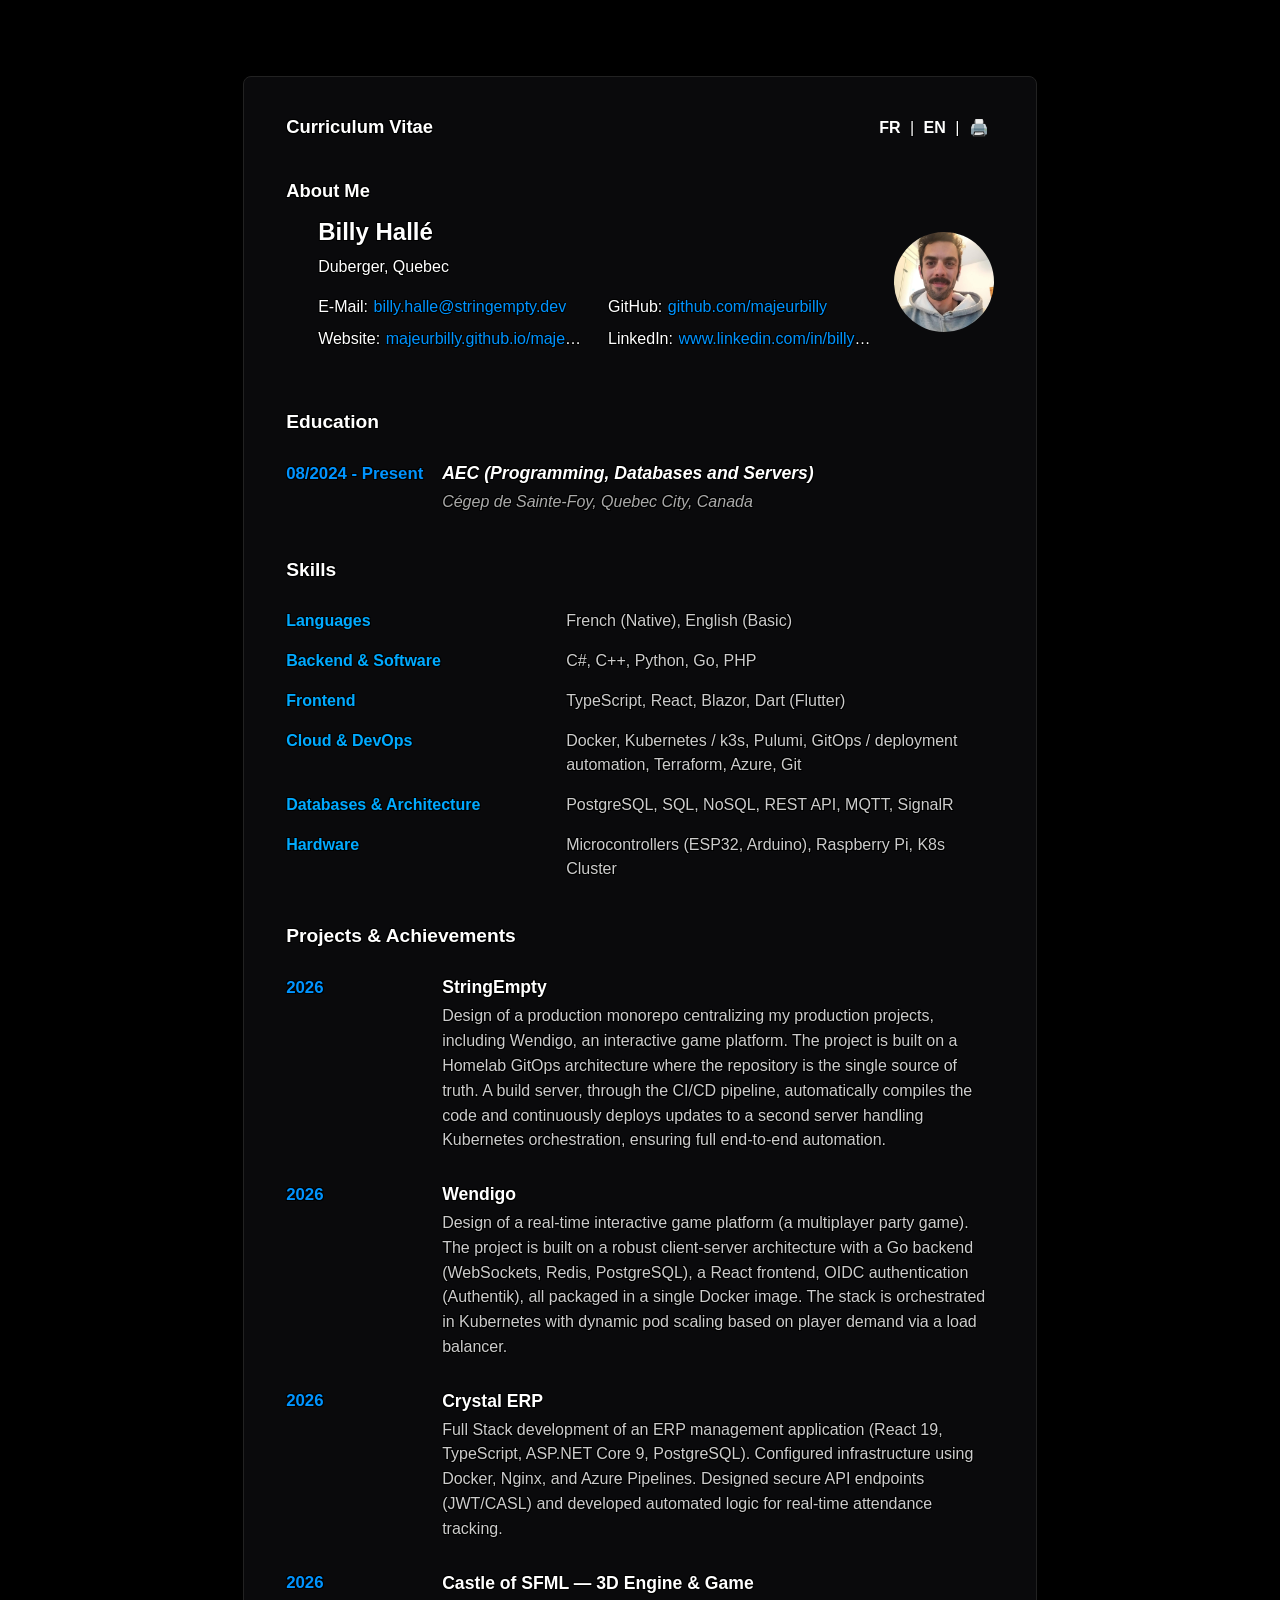
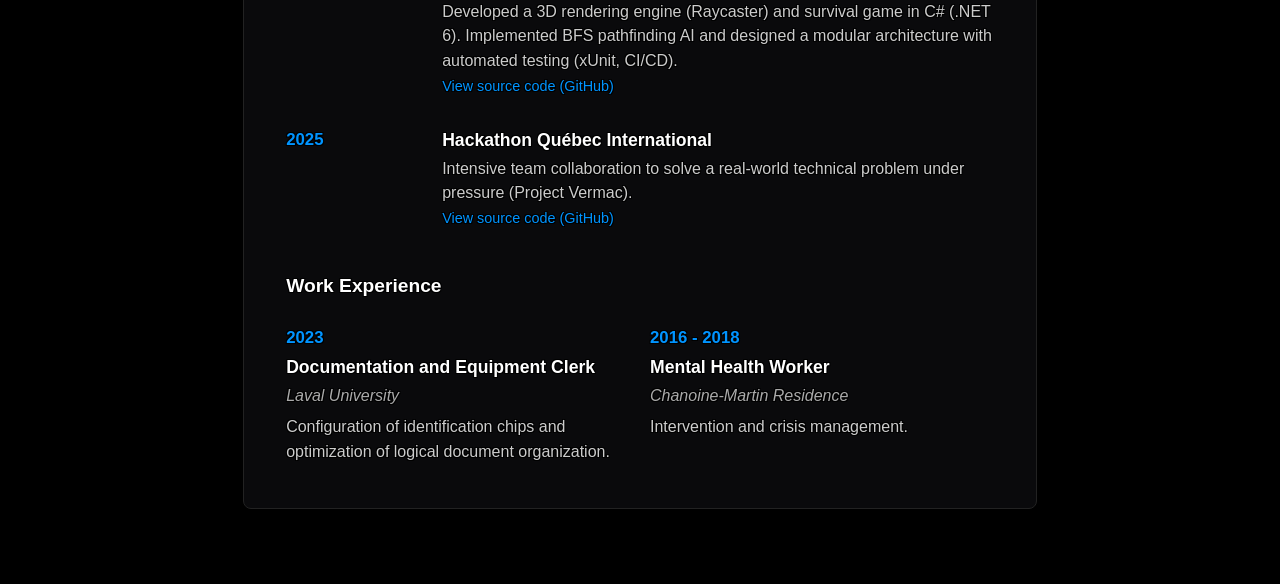
<file: index.html>
<!DOCTYPE html>
<html lang="en">
<head>
    <meta charset="UTF-8">
    <title>Billy Hallé | Développeur .NET & IoT</title>
    <meta name="description" content="Développeur .NET et IoT à Québec. Spécialisé en C#, SQL et solutions connectées.">

    <meta property="og:title" content="Billy Hallé - Portfolio Professionnel">
    <meta property="og:description" content="Découvrez mon parcours en programmation, mes projets IoT et mon expertise .NET.">
    <meta property="og:type" content="website">
    <meta property="og:url" content="https://majeurbilly.github.io/">
    <meta property="og:image" content="https://majeurbilly.github.io/assets/preview.png">
    <link rel="stylesheet" href="assets/cv.css">
    <link rel="stylesheet" href="assets/cv.screen.css" media="screen">
    <link rel="stylesheet" href="assets/cv.print.css" media="print">
    <link rel="stylesheet" href="vendor/font-awesome/4.7.0/css/font-awesome.css">
</head>
<body class="dark">
    <canvas></canvas>
    <div class="cv-wrapper">
    <header class="header-cv">
        <h1 data-i18n="page.h1">Curriculum Vitae</h1>

        <nav id="lang-switcher" class="controls no-print" aria-label="Contrôles du site">
            <button id="btn-fr" type="button" data-lang="fr" aria-label="Changer la langue en Français" data-i18n="ui.lang.fr">FR</button>
            <span aria-hidden="true"> | </span>
            <button id="btn-en" type="button" data-lang="en" aria-label="Switch language to English" data-i18n="ui.lang.en">EN</button>
            <span aria-hidden="true"> | </span>
            <button type="button" onclick="window.print()">🖨️</button>
        </nav>
    </header>
    <main>
        <section id="aboutme">
            <h2 data-i18n="aboutme.title">About Me</h2>
            <div class="aboutme-layout">
                <div class="aboutme-info">
                    <address>
                        <div>Billy Hallé</div>
                        <div data-i18n="aboutme.location">Duberger, Quebec</div>
                    </address>
                    <div class="contact-list">
                        <div class="contact-item">
                            <div class="contact-label" data-i18n="aboutme.email.label">Courriel</div>
                            <div>
                                <a href="#" class="email no-print">enable JavaScript to see the E-Mail address</a>
                                <span class="print-only">billy.halle@stringempty.dev</span>
                            </div>
                        </div>
                        <div class="contact-item">
                            <div class="contact-label" data-i18n="aboutme.website.label">Site web</div>
                            <div><a href="https://majeurbilly.github.io/majeurbilly/" data-i18n="aboutme.website.urlText">majeurbilly.github.io/majeurbilly</a></div>
                        </div>
                        <div class="contact-item">
                            <div class="contact-label" data-i18n="aboutme.github.label">GitHub</div>
                            <div><a href="https://github.com/majeurbilly" data-i18n="aboutme.github.urlText">github.com/majeurbilly</a></div>
                        </div>
                        <div class="contact-item">
                            <div class="contact-label" data-i18n="aboutme.linkedin.label">LinkedIn</div>
                            <div><a href="https://www.linkedin.com/in/billy-hallé-213a151a7" target="_blank" rel="noopener" data-i18n="aboutme.linkedin.urlText">www.linkedin.com/in/billy-hallé-213a151a7</a></div>
                        </div>
                    </div>
                </div>
                <div class="aboutme-photo">
                    <img src="assets/image.jpg" alt="Photo of Billy" data-i18n-alt="aboutme.photo.alt">
                </div>
            </div>
        </section>

        <section id="education" class="timeline">
            <h2 data-i18n="education.title">Education</h2>
            <div class="timeline-item">
                <div class="timeline-date" data-i18n="education.item1.date">08/2024 - Present</div>
                <div class="timeline-content">
                    <h4><span data-i18n="education.item1.degree.prefix"></span><em data-i18n="education.item1.degree.value">AEC (Programming, Databases and Servers)</em><span data-i18n="education.item1.degree.suffix"></span></h4>
                    <h5><span data-i18n="education.item1.school">Cégep de Sainte-Foy</span><span data-i18n="education.item1.location">, Quebec City, Canada</span></h5>
                </div>
            </div>
        </section>

        <section id="skills">
            <h2 data-i18n="skills.title">Skills</h2>
            <div class="skills-grid">
                <div class="skills-category" data-i18n="skills.languages.title">Languages</div>
                <div class="skills-values" data-i18n="skills.languages.desc">French (Native), English (Basic)</div>

                <div class="skills-category" data-i18n="skills.backend.title">Backend & Software</div>
                <div class="skills-values" data-i18n="skills.backend.desc">C#, C++, Python, Go, PHP</div>

                <div class="skills-category" data-i18n="skills.frontend.title">Frontend</div>
                <div class="skills-values" data-i18n="skills.frontend.desc">TypeScript, React, Blazor, Dart (Flutter)</div>

                <div class="skills-category" data-i18n="skills.devops.title">Cloud & DevOps</div>
                <div class="skills-values" data-i18n="skills.devops.desc">Docker, Kubernetes / k3s, Pulumi, GitOps / deployment automation, Terraform, Azure, Git</div>

                <div class="skills-category" data-i18n="skills.data.title">Databases & Architecture</div>
                <div class="skills-values" data-i18n="skills.data.desc">PostgreSQL, SQL, NoSQL, REST API, MQTT, SignalR</div>

                <div class="skills-category" data-i18n="skills.hardware.title">Hardware</div>
                <div class="skills-values" data-i18n="skills.hardware.desc">Microcontrollers (ESP32, Arduino), Raspberry Pi, K8s Cluster</div>
            </div>
        </section>

        <section id="projects" class="timeline">
            <h2 data-i18n="projects.title">Projects & Achievements</h2>

            <div class="timeline-item">
                <div class="timeline-date">2026</div>
                <div class="timeline-content">
                    <h4 data-i18n="projects.stringempty.title">StringEmpty</h4>
                    <p data-i18n="projects.stringempty.desc">Design of a production monorepo centralizing my production projects, including Wendigo, an interactive game platform. The project is built on a Homelab GitOps architecture where the repository is the single source of truth. A build server, through the CI/CD pipeline, automatically compiles the code and continuously deploys updates to a second server handling Kubernetes orchestration, ensuring full end-to-end automation.</p>
                </div>
            </div>

            <div class="timeline-item">
                <div class="timeline-date">2026</div>
                <div class="timeline-content">
                    <h4 data-i18n="projects.wendigo.title">Wendigo</h4>
                    <p data-i18n="projects.wendigo.desc">Design of a real-time interactive game platform (a multiplayer party game). The project is built on a robust client-server architecture with a Go backend (WebSockets, Redis, PostgreSQL), a React frontend, OIDC authentication (Authentik), all packaged in a single Docker image. The stack is orchestrated in Kubernetes with dynamic pod scaling based on player demand via a load balancer.</p>
                </div>
            </div>

            <div class="timeline-item">
                <div class="timeline-date">2026</div>
                <div class="timeline-content">
                    <h4 data-i18n="projects.crystal.title">Crystal ERP</h4>
                    <p data-i18n="projects.crystal.desc">Full Stack development of an ERP management application (React 19, TypeScript, ASP.NET Core 9, PostgreSQL). Configured infrastructure using Docker, Nginx, and Azure Pipelines. Designed secure API endpoints (JWT/CASL) and developed automated logic for real-time attendance tracking.</p>
                </div>
            </div>

            <div class="timeline-item">
                <div class="timeline-date">2026</div>
                <div class="timeline-content">
                    <h4 data-i18n="projects.castle.title">Castle of SFML — 3D Engine & Game</h4>
                    <p data-i18n="projects.castle.desc">Developed a 3D rendering engine (Raycaster) and survival game in C# (.NET 6). Implemented BFS pathfinding AI and designed a modular architecture with automated testing (xUnit, CI/CD).</p>
                    <a href="https://github.com/majeurbilly/castle_of_SFML" target="_blank" rel="noopener" class="github-link" aria-label="Consulter le code source du projet sur GitHub" data-i18n="projects.repo_link">View source code (GitHub)</a>
                </div>
            </div>

            <div class="timeline-item">
                <div class="timeline-date">2025</div>
                <div class="timeline-content">
                    <h4 data-i18n="projects.hackathon.title">Hackathon Québec International</h4>
                    <p data-i18n="projects.hackathon.desc">Intensive team collaboration to solve a real-world technical problem under pressure (Project Vermac).</p>
                    <a href="https://github.com/majeurbilly/vermac-project-hackathon-2025" target="_blank" rel="noopener" class="github-link" aria-label="Consulter le code source du projet sur GitHub" data-i18n="projects.repo_link">View source code (GitHub)</a>
                </div>
            </div>
        </section>

        <section id="experience" class="timeline">
            <h2 data-i18n="experience.title">Work Experience</h2>
            <div class="experience-row">
                <div class="timeline-item">
                    <div class="timeline-date" data-i18n="experience.item1.date">2023</div>
                    <div class="timeline-content">
                        <h4 data-i18n="experience.item1.role">Documentation and Equipment Clerk</h4>
                        <h5 data-i18n="experience.item1.company">Laval University</h5>
                        <p data-i18n="experience.item1.desc1">Configuration of identification chips and optimization of logical document organization.</p>
                    </div>
                </div>

                <div class="timeline-item">
                    <div class="timeline-date" data-i18n="experience.item2.date">2016 - 2018</div>
                    <div class="timeline-content">
                        <h4 data-i18n="experience.item2.role">Mental Health Worker</h4>
                        <h5 data-i18n="experience.item2.company">Chanoine-Martin Residence</h5>
                        <p data-i18n="experience.item2.desc1">Intervention and crisis management.</p>
                    </div>
                </div>
            </div>
        </section>
    </main>
    </div>
    <script>
        (function() {
            var currentLang = localStorage.getItem('cv-lang') || (navigator.language && navigator.language.startsWith('fr') ? 'fr' : 'en');
            var t = {};

            function applyTranslations() {
                document.querySelectorAll('[data-i18n]').forEach(function(el) {
                    var key = el.getAttribute('data-i18n');
                    if (t[key]) el.textContent = t[key];
                });
                document.querySelectorAll('[data-i18n-html]').forEach(function(el) {
                    var key = el.getAttribute('data-i18n-html');
                    if (t[key]) el.innerHTML = t[key];
                });
                document.querySelectorAll('[data-i18n-alt]').forEach(function(el) {
                    var key = el.getAttribute('data-i18n-alt');
                    if (t[key]) el.setAttribute('alt', t[key]);
                });
                if (t['page.title']) document.title = t['page.title'];
                document.documentElement.lang = currentLang === 'fr' ? 'fr' : 'en';
            }

            function setLang(lang) {
                currentLang = lang;
                localStorage.setItem('cv-lang', lang);
                fetch('locales/' + lang + '.json')
                    .then(function(r) { return r.json(); })
                    .then(function(json) {
                        t = json;
                        applyTranslations();
                    });
            }

            document.getElementById('lang-switcher').addEventListener('click', function(e) {
                var btn = e.target.closest('button[data-lang]');
                if (btn) setLang(btn.getAttribute('data-lang'));
            });

            setLang(currentLang);
        })();
    </script>
    <script src="assets/cv.js"></script>
    <script src="assets/cv.background.js"></script>
</body>
</html>
</file>
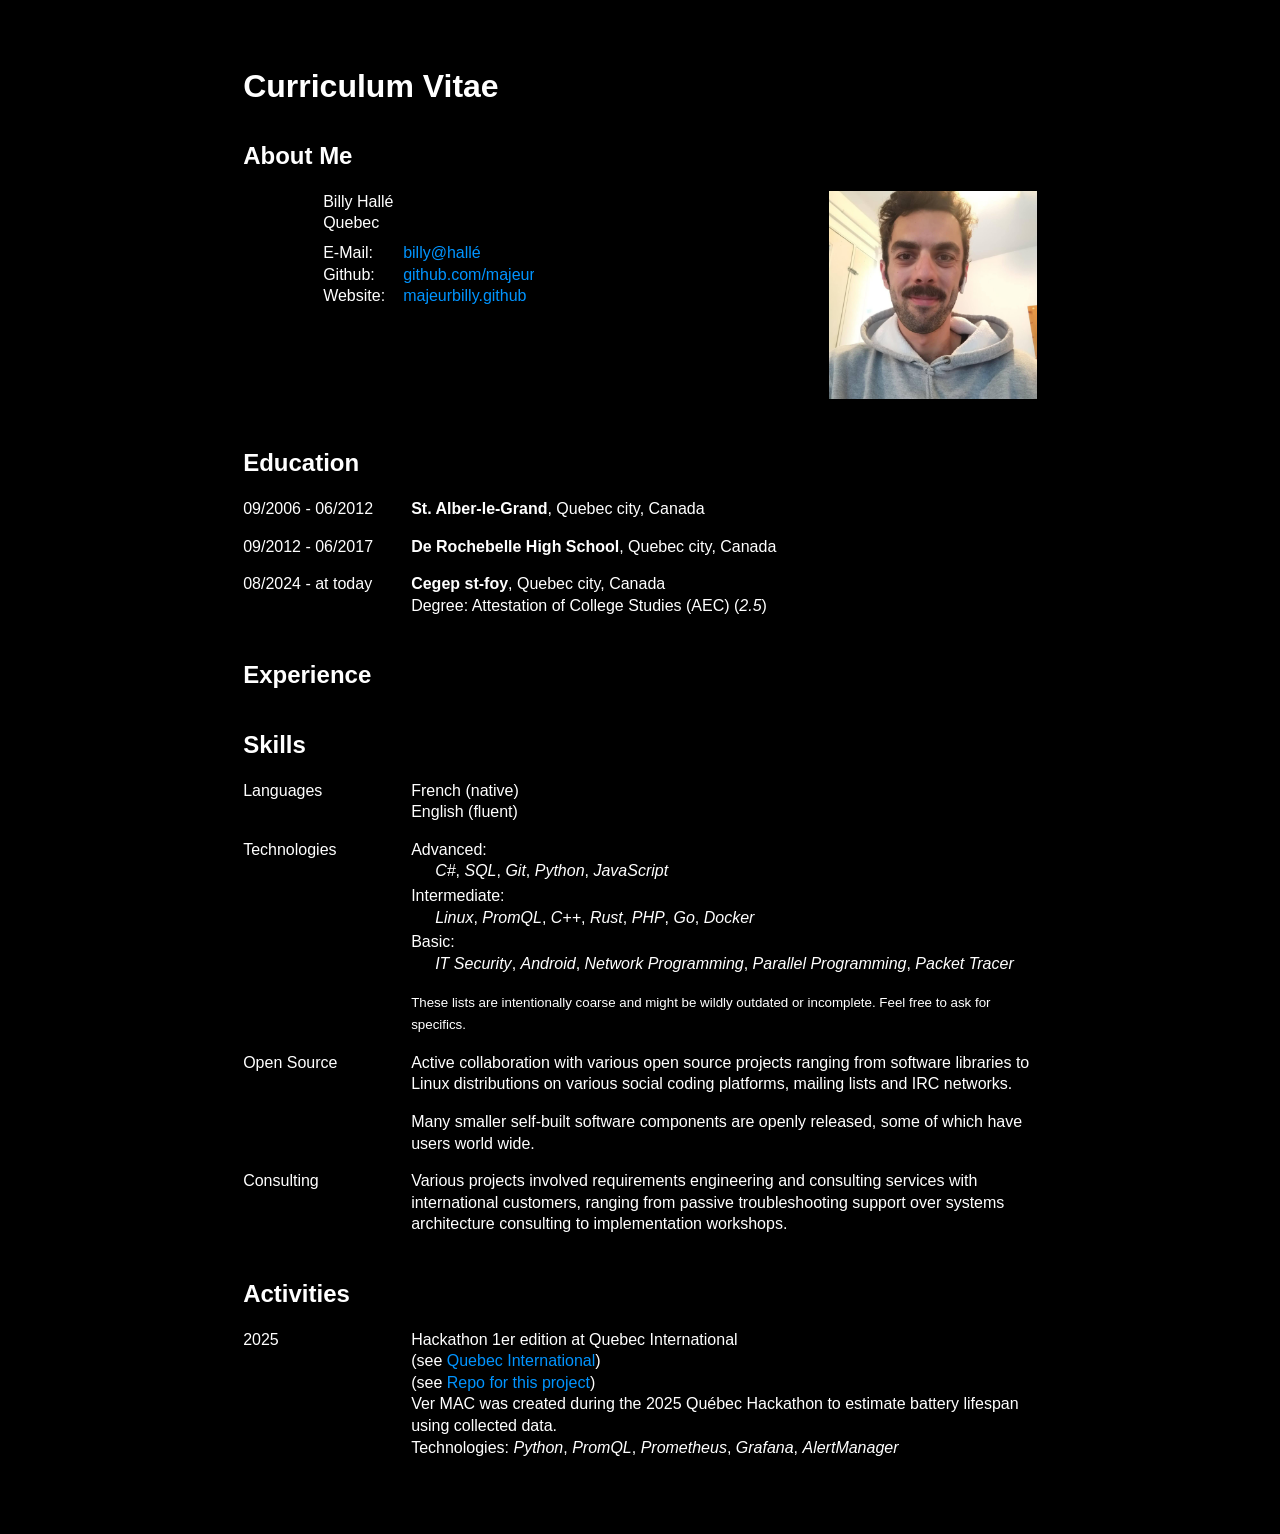
<file: uV8ejlFcaCEk.tel/index.html>
<!DOCTYPE html><html lang="en"><head>
        <title>Phillip Schichtel - Curriculum Vitae</title>
        <meta charset="UTF-8">
        <link rel="stylesheet" href="cv.css">
        <link rel="stylesheet" href="cv.screen.css" media="screen">
        <link rel="stylesheet" href="cv.print.css" media="print">
        <link rel="stylesheet" href="cv.en.css">
        <link rel="stylesheet" href="../P0Xb2HOhoTgT.com/font-awesome/XxCXXKhzPLfq.0/css/0fqboogcYx66.css">
    </head>
    <body class="dark">
        <canvas></canvas>
        <header>
            <!--
            <div id="toggles">
                <div>
                    <input type="checkbox" id="darkmode">
                    <label for="darkmode">Dark mode</label>
                </div>
            </div>
            -->
            <h1>Curriculum Vitae</h1>
        </header>
        <main>
            <section id="aboutme">
                <h2>About Me</h2>
                <div>
                    <div>
                        <address>
                            <div>Billy Hallé</div>
                            <div>Quebec</div>
                        </address>
                        <div>
                            <div>
                                <div>E-Mail</div>
                                <div><a href="#" class="email">enable JavaScript to see the E-Mail address</a></div>
                            </div>
                            <div>
                                <div>Github</div>
                                <div><a href="https://github.com/majeurbilly">github.com/majeurbilly</a></div>
                            </div>
                            <div>
                                <div>Website</div>
                                <div><a href="https://majeurbilly.github.io/">majeurbilly.github</a></div>
                            </div>
                        </div>
                    </div>
                    <div>
                        <img src="image.jpg" alt="Image of Billy Halle">
                    </div>
                </div>
            </section>
            <section id="education" class="timeline">
                <h2>Education</h2>
                <div>
                    <div>09/2006 - 06/2012</div>
                    <div><strong>St. Alber-le-Grand</strong>, Quebec city, Canada</div>
                </div>
                <div>
                    <div>09/2012 - 06/2017</div>
                    <div><strong>De Rochebelle High School</strong>, Quebec city, Canada</div>
                </div>
                <div>
                    <div>08/2024 - at today</div>
                    <div>
                        <div><strong>Cegep st-foy</strong>, Quebec city, Canada</div>
                        <div>Degree: Attestation of College Studies (AEC) (<em>2.5</em>)</div>
                    </div>
                </div>
            </section>
            <section id="experience" class="timeline">
                <h2>Experience</h2>
                <!--
                <div>
                    <div>09/2012</div>
                    <div>
                        <div><em>job</em> at <strong>place</strong></div>
                        <aside>Quebec city, Canada</aside>
                        <div>Implementing and customizing websites based on customer requirements.</div>
                        <div>Technologies: <em>PHP</em></div>
                    </div>
                </div>
                -->
            </section>
            <section id="skills" class="timeline">
                <h2>Skills</h2>
                <div>
                    <div>Languages</div>
                    <div>
                        <ul>
                            <li>French (native)</li>
                            <li>English (fluent)</li>
                        </ul>
                    </div>
                </div>
                <div>
                    <div>Technologies</div>
                    <div>
                        <div>
                            <div>Advanced:</div>
                            <div><em>C#</em>, <em>SQL</em>, <em>Git</em>, <em>Python</em>, <em>JavaScript</em></div>
                        </div>
                        <div>
                            <div>Intermediate:</div>
                            <div><em>Linux</em>, <em>PromQL</em>, <em>C++</em>, <em>Rust</em>, <em>PHP</em>, <em>Go</em>, <em>Docker</em></div>
                        </div>
                        <div>
                            <div>Basic:</div>
                            <div><em>IT Security</em>, <em>Android</em>, <em>Network Programming</em>, <em>Parallel Programming</em>, <em>Packet Tracer</em></div>
                        </div>
                        <p>
                            <small>These lists are intentionally coarse and might be wildly outdated or incomplete. Feel free to ask for specifics.</small>
                        </p>
                    </div>
                </div>
                <div>
                    <div>Open Source</div>
                    <div>
                        <p>Active collaboration with various open source projects ranging from software libraries to Linux distributions on various social coding platforms, mailing lists and IRC networks.</p>
                        <p>Many smaller self-built software components are openly released, some of which have users world wide.</p>
                    </div>
                </div>
                <div>
                    <div>Consulting</div>
                    <div>
                        <p>
                            Various projects involved requirements engineering and consulting services with international customers, ranging from passive troubleshooting support over systems architecture consulting to implementation workshops.
                        </p>
                    </div>
                </div>
            </section>
            <section id="activities" class="timeline">
                <h2>Activities</h2>
                <div>
                    <div>2025</div>
                    <div>
                        <div>Hackathon 1er edition at Quebec International</div>
                        <div>(see <a href="https://www.quebecinternational.ca/">Quebec International</a>)</div>
                        <div>(see <a href="https://github.com/majeurbilly/vermac-project-hackathon-2025">Repo for this project</a>)</div>
                        <div>Ver MAC was created during the 2025 Québec Hackathon to estimate battery lifespan using collected data.</div>
                        <div>Technologies: <em>Python</em>, <em>PromQL</em>, <em>Prometheus</em>, <em>Grafana</em>, <em>AlertManager</em></div>
                    </div>
                </div>
            </section>
        </main>
        <script src="cv.js"></script>
        <script src="cv.background.js"></script>
    

</body></html>
</file>
<file: assets/cv.css>
html, body {
    padding: 0;
    margin: 0;
    font-family: Arial, sans-serif;
    font-size: 12pt;
    line-height: 1.55;

    word-wrap: break-word;
    hyphens: auto;
    transition-duration: 0.8s;
    transition-property: color, background-color;
    transition-timing-function: ease-in-out;
    text-shadow:
            -1px -1px 0 #FFF,
            1px -1px 0 #FFF,
            -1px 1px 0 #FFF,
            1px 1px 0 #FFF;
}

a {
    color: #003b80;
    transition: color 0.8s ease-in-out;
    text-decoration: none;
}

a:hover {
    text-decoration: underline;
}

address {
    font-style: normal;
}

section div > p:first-child {
    margin-top: 0;
}

section div > p:last-child {
    margin-bottom: 0;
}

section#aboutme {
    margin-bottom: 2.5rem;
    padding-top: 1rem;
    padding-bottom: 1rem;
}

section#aboutme .aboutme-layout {
    display: flex;
    flex-direction: row;
    flex-wrap: nowrap;
    justify-content: space-between;
    align-items: center;
    gap: 1.25rem;
}

section#aboutme .aboutme-info {
    flex: 1;
    min-width: 0;
    margin-left: 2em;
    font-size: 1rem;
    line-height: 1.5;
}

section#aboutme address {
    margin-bottom: 1rem;
    display: block;
}

section#aboutme .contact-list {
    display: grid;
    grid-template-columns: auto auto;
    grid-template-rows: auto auto;
    grid-auto-flow: column;
    column-gap: 24px;
    row-gap: 8px;
    align-items: baseline;
    margin-top: 0;
    width: max-content;
    max-width: 100%;
}

section#aboutme .contact-item {
    display: flex;
    flex-direction: row;
    flex-wrap: nowrap;
    align-items: baseline;
    gap: 0.35em;
    margin-top: 0;
    min-width: 0;
}

section#aboutme .contact-label {
    flex: 0 0 auto;
    white-space: nowrap;
    hyphens: none;
    word-break: keep-all;
    overflow-wrap: normal;
}

section#aboutme .contact-label::after {
    content: ":";
}

section#aboutme .contact-item > div:last-child {
    white-space: nowrap;
    overflow: hidden;
    text-overflow: ellipsis;
    min-width: 0;
}

section > h2 {
    margin-top: 1.75em;
    margin-bottom: 1.5rem;
    font-size: 1.2rem;
}

section#aboutme > h2 {
    margin-top: 0.4em;
    margin-bottom: 0.45em;
    font-size: 1.15rem;
}

section#aboutme address div:first-child {
    font-size: 1.5rem;
    font-weight: 700;
    margin-bottom: 0.2em;
}

section#aboutme .aboutme-photo {
    flex: 0 0 auto;
    display: flex;
    align-items: center;
    justify-content: center;
}

section#aboutme .aboutme-photo img {
    width: 100px;
    height: 100px;
    object-fit: cover;
    border-radius: 50%;
    display: block;
}

@media screen and (max-width: 700px) {
    section#aboutme .aboutme-layout {
        flex-direction: column-reverse;
        align-items: flex-start;
    }

    section#aboutme .aboutme-info {
        margin-left: 0;
        width: 100%;
    }

    section#aboutme .contact-list {
        width: 100%;
        grid-template-columns: 1fr;
        grid-auto-flow: row;
    }
}

section.timeline > div {
    margin-top: 0.45em;
    margin-bottom: 0.45em;
}

ul {
    list-style-type: none;
    margin: 0;
    padding: 0;
}

canvas {
    position: fixed;
    z-index: -1;
    top: 0;
    left: 0;
    width: 100%;
    height: 100%;
    image-rendering: crisp-edges;
    filter: blur(0.6em);
    opacity: 0;
    transition: opacity 2.5s linear;
}
canvas.loaded {
    opacity: 1;
}

.timeline-item {
    display: flex;
    margin-bottom: 1.5rem;
    align-items: flex-start;
    width: 100%;
    gap: 1rem;
}

.timeline-date {
    width: 140px;
    min-width: 140px;
    font-weight: 600;
    color: #3498db;
    font-size: 1.05rem;
    line-height: 1.4;
    margin-top: 0.1rem;
    flex-shrink: 0;
}

.timeline-content {
    flex: 1;
    min-width: 0;
}

.timeline-content h4 {
    margin: 0 0 0.15em 0;
    font-size: 1.1rem;
    font-weight: 700;
    font-family: inherit;
    line-height: 1.55;
}

.timeline-content h5 {
    margin: 0 0 0.4em 0;
    font-weight: normal;
    font-size: 1rem;
    font-family: inherit;
    color: #777;
    font-style: italic;
    line-height: 1.55;
}

.timeline-content ul {
    margin: 0;
    padding-left: 0;
    color: #555;
    font-size: inherit;
    font-family: inherit;
    line-height: 1.55;
}

.timeline-content p {
    margin: 0;
    color: #555;
    font-size: inherit;
    font-family: inherit;
    line-height: 1.55;
}

.github-link {
    font-size: 0.9rem;
    color: #3498db;
    text-decoration: none;
}

.github-link:hover {
    text-decoration: underline;
}

body.dark .timeline-date {
    color: #0094ff;
}

body.dark .timeline-content h4 {
    color: #fff;
}

body.dark .timeline-content h5 {
    color: #aaa;
}

body.dark .timeline-content ul {
    color: #ccc;
}

body.dark .timeline-content p {
    color: #ccc;
}

body.dark .github-link {
    color: #0094ff;
}

#projects,
#experience {
    margin-top: 2.5rem;
}

#projects > h2,
#experience > h2 {
    margin-top: 0;
}

#projects .timeline-item,
#experience .timeline-item {
    margin-bottom: 1.75rem;
}

#experience .experience-row {
    display: grid;
    grid-template-columns: 1fr 1fr;
    gap: 1.25rem;
    align-items: start;
}

#experience .experience-row .timeline-item {
    flex-direction: column;
    gap: 0.25rem;
    margin-bottom: 0;
    width: auto;
    min-width: 0;
}

#experience .experience-row .timeline-date {
    width: auto;
    min-width: 0;
}

#skills .skills-grid {
    display: grid;
    grid-template-columns: minmax(220px, 260px) 1fr;
    column-gap: 1.25rem;
    row-gap: 16px;
    align-items: start;
    width: 100%;
}

#skills .skills-category {
    font-weight: 700;
    color: #0094ff;
    white-space: nowrap;
    line-height: 1.5;
}

#skills .skills-values {
    color: #555;
    line-height: 1.5;
    min-width: 0;
}

body.dark #skills .skills-category {
    color: #00aaff;
}

body.dark #skills .skills-values {
    color: #ccc;
}

@media screen and (max-width: 640px) {
    #skills .skills-grid {
        grid-template-columns: 1fr;
        row-gap: 4px;
    }

    #skills .skills-category {
        white-space: normal;
        margin-top: 0.55em;
    }

    #skills .skills-category:first-child {
        margin-top: 0;
    }
}

.cv-wrapper {
    max-width: 900px;
    margin: 28px auto;

    background: #0a0a0c;

    padding: 36px 42px;
    border-radius: 8px;
    border: 1px solid #222;
    box-content: border-box;
    position: relative;
    z-index: 10;

    box-shadow: 0 0 30px rgba(0, 0, 0, 0.5);
}

@media screen and (max-width: 768px) {
    .cv-wrapper {
        margin: 0;
        padding: 20px;
        border-radius: 0;
    }
}
</file>
<file: assets/cv.screen.css>
.header-cv {
    display: flex;
    justify-content: space-between;
    align-items: center;
    margin-bottom: 0.75rem;
}

.header-cv h1 {
    font-size: 1.15rem;
    margin: 0;
}

.controls button {
    background: none;
    border: none;
    color: inherit;
    font-size: 1rem;
    font-weight: bold;
    cursor: pointer;
    padding: 5px;
}

.controls button:hover {
    text-decoration: underline;
}

body {
    margin: 2cm auto;
    max-width: 210mm;
    font-family: Verdana, sans-serif;
}

body.dark {
    color: white;
    background-color: black;
    text-shadow:
            -1px -1px 0 #000,
            1px -1px 0 #000,
            -1px 1px 0 #000,
            1px 1px 0 #000;
}

body.dark a {
    color: #0094ff;
}

.fa-telegram {
    color: #30a8dc;
}

.fa-whatsapp {
    color: #25d366;
}

q:lang(fr), [lang="fr"] q {
    quotes: "«\00A0" "\00A0»";
}

q:lang(en), [lang="en"] q {
    quotes: '"' '"';
}

.print-only {
    display: none;
}
</file>
<file: assets/cv.print.css>
@page {
    margin: 1cm;
    size: letter portrait;
}

body {
    background: #fff !important;
    color: #333 !important;
    font-family: 'Segoe UI', Arial, sans-serif !important;
    font-size: 9.5pt !important;
    line-height: 1.3 !important;
    -webkit-print-color-adjust: exact !important;
    print-color-adjust: exact !important;
}

.no-print,
header.header-cv,
#lang-switcher,
canvas,
.github-link,
button,
#aboutme h2,
#vanta-bg,
.vanta-canvas {
    display: none !important;
}

.cv-wrapper {
    display: contents !important;
}

#aboutme {
    background-color: #1a4b6b !important;
    color: #ffffff !important;
    padding: 12px 16px !important;
    border-radius: 6px !important;
    margin-bottom: 28px !important;
    display: block !important;
    page-break-inside: avoid;
}

#aboutme > div,
#aboutme .aboutme-layout {
    display: flex !important;
    flex-direction: row-reverse !important;
    align-items: center !important;
    gap: 18px !important;
}

#aboutme img,
#aboutme .aboutme-photo img {
    width: 80px !important;
    height: 80px !important;
    border-radius: 50% !important;
    object-fit: cover !important;
    border: 2px solid #fff !important;
    margin: 0 !important;
    display: block !important;
}

#aboutme > div > div:first-of-type,
#aboutme .aboutme-info {
    flex: 1 !important;
    margin: 0 !important;
    min-width: 0 !important;
}

#aboutme .aboutme-photo {
    flex: 0 0 auto !important;
}

#aboutme address div:first-child {
    font-size: 16pt !important;
    font-weight: 800 !important;
    margin-bottom: 1px !important;
    letter-spacing: 0.2px !important;
    line-height: 1.2 !important;
}

#aboutme address div:last-child {
    font-size: 8.5pt !important;
    opacity: 0.9 !important;
    margin-bottom: 8px !important;
    line-height: 1.25 !important;
}

#aboutme address + div,
#aboutme .contact-list {
    display: grid !important;
    grid-template-columns: auto auto !important;
    grid-template-rows: auto auto !important;
    grid-auto-flow: column !important;
    column-gap: 20px !important;
    row-gap: 4px !important;
    align-items: baseline !important;
    width: max-content !important;
    max-width: 100% !important;
}

#aboutme .contact-item,
#aboutme address + div > div {
    display: flex !important;
    flex-direction: row !important;
    flex-wrap: nowrap !important;
    align-items: baseline !important;
    gap: 4px !important;
    margin: 0 !important;
    font-size: 8pt !important;
    line-height: 1.25 !important;
}

#aboutme .contact-label,
#aboutme address + div > div > div:first-child {
    display: inline-block !important;
    flex: 0 0 auto !important;
    font-weight: 700 !important;
    color: #90caf9 !important;
    text-transform: uppercase !important;
    font-size: 6.5pt !important;
    letter-spacing: 0.3px !important;
    white-space: nowrap !important;
    hyphens: none !important;
    word-break: keep-all !important;
    overflow-wrap: normal !important;
}

#aboutme .contact-label::after,
#aboutme address + div > div > div:first-child::after {
    content: ":" !important;
}

#aboutme .contact-item > div:last-child,
#aboutme address + div > div > div:last-child {
    white-space: nowrap !important;
}

#aboutme a {
    color: #fff !important;
    text-decoration: none !important;
}

#aboutme address div:last-child::before {
    content: "📍 " !important;
}

section {
    margin-bottom: 6px !important;
    padding: 0 !important;
    page-break-inside: auto !important;
    break-inside: auto !important;
}

#projects,
#experience {
    margin-top: 16px !important;
}

h2 {
    color: #1a4b6b !important;
    font-size: 10pt !important;
    text-transform: uppercase !important;
    letter-spacing: 0.6px !important;
    border-bottom: 1.5px dotted #1a4b6b !important;
    padding-bottom: 1px !important;
    margin-top: 0 !important;
    margin-bottom: 4px !important;
    line-height: 1.25 !important;
    page-break-after: avoid;
}

.timeline-item {
    display: flex !important;
    flex-direction: row !important;
    align-items: flex-start !important;
    gap: 10px !important;
    margin-bottom: 5px !important;
    page-break-inside: avoid;
    break-inside: avoid;
}

#experience .experience-row {
    display: grid !important;
    grid-template-columns: 1fr 1fr !important;
    column-gap: 14px !important;
    row-gap: 0 !important;
    align-items: start !important;
}

#experience .experience-row .timeline-item {
    flex-direction: column !important;
    gap: 1px !important;
    margin-bottom: 0 !important;
    min-width: 0 !important;
}

#experience .experience-row .timeline-date {
    flex: none !important;
    width: auto !important;
    font-size: 9pt !important;
    margin-bottom: 1px !important;
}

#experience .experience-row .timeline-content h4 {
    font-size: 9pt !important;
}

#experience .experience-row .timeline-content h5,
#experience .experience-row .timeline-content p {
    font-size: 8pt !important;
}

.timeline-date {
    flex: 0 0 130px !important;
    width: 130px !important;
    color: #1a4b6b !important;
    font-style: italic !important;
    font-weight: 600 !important;
    font-size: 10pt !important;
    margin-top: 1px !important;
    line-height: 1.35 !important;
}

.timeline-content {
    flex: 1 !important;
}

.timeline-content h4 {
    color: #222 !important;
    font-size: 9.5pt !important;
    font-weight: 700 !important;
    margin: 0 0 1px 0 !important;
    line-height: 1.25 !important;
}

.timeline-content h5 {
    color: #666 !important;
    font-size: 8.5pt !important;
    font-weight: 600 !important;
    font-style: normal !important;
    margin: 0 0 2px 0 !important;
    line-height: 1.25 !important;
}

.timeline-content p,
.timeline-content ul {
    color: #444 !important;
    margin: 0 !important;
    line-height: 1.3 !important;
    font-size: inherit !important;
    font-family: inherit !important;
}

.timeline-content li {
    margin-bottom: 1px !important;
    list-style: none !important;
}

#skills .skills-grid {
    display: grid !important;
    grid-template-columns: 200px 1fr !important;
    column-gap: 12px !important;
    row-gap: 6px !important;
    align-items: start !important;
    width: 100% !important;
}

#skills .skills-category {
    font-weight: 700 !important;
    color: #1a4b6b !important;
    white-space: nowrap !important;
    line-height: 1.4 !important;
    font-size: 9.5pt !important;
}

#skills .skills-values {
    color: #444 !important;
    line-height: 1.4 !important;
    font-size: 9.5pt !important;
    min-width: 0 !important;
}

*, *::before, *::after {
    box-shadow: none !important;
    text-shadow: none !important;
}
</file>
<file: uV8ejlFcaCEk.tel/cv.css>
html, body {
    padding: 0;
    margin: 0;
    font-family: Arial, sans-serif;
    font-size: 12pt;
    line-height: 135%;
    /*text-align: justify;*/
    word-wrap: break-word;
    hyphens: auto;
    transition-duration: 0.8s;
    transition-property: color, background-color;
    transition-timing-function: ease-in-out;
    text-shadow:
            -1px -1px 0 #FFF,
            1px -1px 0 #FFF,
            -1px 1px 0 #FFF,
            1px 1px 0 #FFF;
}

a {
    color: #003b80;
    transition: color 0.8s ease-in-out;
    text-decoration: none;
}

a:hover {
    text-decoration: underline;
}

address {
    font-style: normal;
}

section div > p:first-child {
    margin-top: 0;
}

section div > p:last-child {
    margin-bottom: 0;
}

section#aboutme > div {
    display: flex;
    flex-direction: row;
    flex-wrap: nowrap;
    justify-content: space-between;
}

section#aboutme > div > div > div {
    margin-top: 0.5em;
}

section#aboutme address + div > div {
    display: flex;
    flex-direction: row;
    flex-wrap: nowrap;
}

section#aboutme address + div > div > div:first-of-type {
    flex-basis: 5em;
    flex-grow: 0;
    flex-shrink: 0;
}

section#aboutme address + div > div > div:first-of-type:after {
    content: ":";
}

section > h2 {
    margin-top: 2em;
    margin-bottom: 1em;
}

section#aboutme > div > div:first-of-type {
    margin-left: 5em;
    overflow: hidden;
    text-overflow: ellipsis;
}


section#aboutme img {
    width: 100%;
}

section#aboutme > div > div:last-of-type {
    flex-basis: 5.5cm;
    flex-grow: 0;
    flex-shrink: 0;
    overflow: hidden;
    margin-left: 1em;
}

section.timeline > div {
    display: flex;
    flex-direction: row;
    flex-wrap: nowrap;
    margin-top: 1em;
    margin-bottom: 1em;
}

section.timeline > div > div > aside {
    font-size: 80%;
    line-height: 90%;
    padding-left: 0.2em;
    margin-bottom: 0.4em;
}

section.timeline > div > div:first-child {
    flex-basis: 10.5em;
    flex-shrink: 0;
    flex-grow: 0;
}

ul {
    list-style-type: none;
    margin: 0;
    padding: 0;
}

section#skills > div > div > div {
    margin-bottom: 0.2em;
}

section#skills > div > div > div > div:last-child {
    margin-left: 1.5em;
}

canvas {
    position: fixed;
    z-index: -1;
    top: 0;
    left: 0;
    width: 100%;
    height: 100%;
    image-rendering: crisp-edges;
    filter: blur(0.6em);
    opacity: 0;
    transition: opacity 2.5s linear;
}
canvas.loaded {
    opacity: 1;
}
</file>
<file: uV8ejlFcaCEk.tel/cv.screen.css>
body {
    margin: 2cm auto;
    max-width: 210mm;
    font-family: Verdana, sans-serif;
}

body.dark {
    color: white;
    background-color: black;
    text-shadow:
            -1px -1px 0 #000,
            1px -1px 0 #000,
            -1px 1px 0 #000,
            1px 1px 0 #000;
}

body.dark a {
    color: #0094ff;
}

.fa-telegram {
    color: #30a8dc;
}

.fa-whatsapp {
    color: #25d366;
}
</file>
<file: uV8ejlFcaCEk.tel/cv.print.css>
@page {
    size: A4;
    margin: 2cm;

    @bottom-left {
        content: counter(page) "/" counter(pages);
    }
}

body {
    font-family: Georgia, serif;
}

#toggles {
    display: none;
}

section {
    page-break-after: avoid;
    page-break-inside: avoid;
}

section.timeline > div {
    page-break-inside: avoid;
}

a {
    color: black;
    text-decoration: none;
}

abbr {
    text-decoration: none;
}

abbr[title]:after {
    content: ' (' attr(title) ')';
    hyphens: unset;
}

canvas {
    display: none;
}

a[href^="http"].printable:after {
    content: ' (' attr(href) ')';
}
</file>
<file: uV8ejlFcaCEk.tel/cv.en.css>
[lang=en] .enquote:before, .enquote[lang=en] .enquote:before {
    content: "\"";
}

[lang=en] .enquote:after, .enquote[lang=en] .enquote:after {
    content: "\"";
}
</file>
<file: P0Xb2HOhoTgT.com/font-awesome/XxCXXKhzPLfq.0/css/0fqboogcYx66.css>
/*!
 *  Font Awesome 4.7.0 by @davegandy - http://fontawesome.io - @fontawesome
 *  License - http://fontawesome.io/license (Font: SIL OFL 1.1, CSS: MIT License)
 */@font-face{font-family:'FontAwesome';src:url('../fonts/fontawesome-webfont_v%3D4.7.0.eot');src:url('../fonts/fontawesome-webfont.eot#iefix&v=4.7.0') format('embedded-opentype'),url('../fonts/fontawesome-webfont_v%3D4.7.0.woff2') format('woff2'),url('../fonts/fontawesome-webfont_v%3D4.7.0.woff') format('woff'),url('../fonts/fontawesome-webfont_v%3D4.7.0.ttf') format('truetype'),url('../fonts/fontawesome-webfont_v%3D4.7.0.svg#fontawesomeregular') format('svg');font-weight:normal;font-style:normal}.fa{display:inline-block;font:normal normal normal 14px/1 FontAwesome;font-size:inherit;text-rendering:auto;-webkit-font-smoothing:antialiased;-moz-osx-font-smoothing:grayscale}.fa-lg{font-size:1.33333333em;line-height:.75em;vertical-align:-15%}.fa-2x{font-size:2em}.fa-3x{font-size:3em}.fa-4x{font-size:4em}.fa-5x{font-size:5em}.fa-fw{width:1.28571429em;text-align:center}.fa-ul{padding-left:0;margin-left:2.14285714em;list-style-type:none}.fa-ul>li{position:relative}.fa-li{position:absolute;left:-2.14285714em;width:2.14285714em;top:.14285714em;text-align:center}.fa-li.fa-lg{left:-1.85714286em}.fa-border{padding:.2em .25em .15em;border:solid .08em #eee;border-radius:.1em}.fa-pull-left{float:left}.fa-pull-right{float:right}.fa.fa-pull-left{margin-right:.3em}.fa.fa-pull-right{margin-left:.3em}.pull-right{float:right}.pull-left{float:left}.fa.pull-left{margin-right:.3em}.fa.pull-right{margin-left:.3em}.fa-spin{-webkit-animation:fa-spin 2s infinite linear;animation:fa-spin 2s infinite linear}.fa-pulse{-webkit-animation:fa-spin 1s infinite steps(8);animation:fa-spin 1s infinite steps(8)}@-webkit-keyframes fa-spin{0%{-webkit-transform:rotate(0deg);transform:rotate(0deg)}100%{-webkit-transform:rotate(359deg);transform:rotate(359deg)}}@keyframes fa-spin{0%{-webkit-transform:rotate(0deg);transform:rotate(0deg)}100%{-webkit-transform:rotate(359deg);transform:rotate(359deg)}}.fa-rotate-90{-ms-filter:"progid:DXImageTransform.Microsoft.BasicImage(rotation=1)";-webkit-transform:rotate(90deg);-ms-transform:rotate(90deg);transform:rotate(90deg)}.fa-rotate-180{-ms-filter:"progid:DXImageTransform.Microsoft.BasicImage(rotation=2)";-webkit-transform:rotate(180deg);-ms-transform:rotate(180deg);transform:rotate(180deg)}.fa-rotate-270{-ms-filter:"progid:DXImageTransform.Microsoft.BasicImage(rotation=3)";-webkit-transform:rotate(270deg);-ms-transform:rotate(270deg);transform:rotate(270deg)}.fa-flip-horizontal{-ms-filter:"progid:DXImageTransform.Microsoft.BasicImage(rotation=0, mirror=1)";-webkit-transform:scale(-1, 1);-ms-transform:scale(-1, 1);transform:scale(-1, 1)}.fa-flip-vertical{-ms-filter:"progid:DXImageTransform.Microsoft.BasicImage(rotation=2, mirror=1)";-webkit-transform:scale(1, -1);-ms-transform:scale(1, -1);transform:scale(1, -1)}:root .fa-rotate-90,:root .fa-rotate-180,:root .fa-rotate-270,:root .fa-flip-horizontal,:root .fa-flip-vertical{filter:none}.fa-stack{position:relative;display:inline-block;width:2em;height:2em;line-height:2em;vertical-align:middle}.fa-stack-1x,.fa-stack-2x{position:absolute;left:0;width:100%;text-align:center}.fa-stack-1x{line-height:inherit}.fa-stack-2x{font-size:2em}.fa-inverse{color:#fff}.fa-glass:before{content:"\f000"}.fa-music:before{content:"\f001"}.fa-search:before{content:"\f002"}.fa-envelope-o:before{content:"\f003"}.fa-heart:before{content:"\f004"}.fa-star:before{content:"\f005"}.fa-star-o:before{content:"\f006"}.fa-user:before{content:"\f007"}.fa-film:before{content:"\f008"}.fa-th-large:before{content:"\f009"}.fa-th:before{content:"\f00a"}.fa-th-list:before{content:"\f00b"}.fa-check:before{content:"\f00c"}.fa-remove:before,.fa-close:before,.fa-times:before{content:"\f00d"}.fa-search-plus:before{content:"\f00e"}.fa-search-minus:before{content:"\f010"}.fa-power-off:before{content:"\f011"}.fa-signal:before{content:"\f012"}.fa-gear:before,.fa-cog:before{content:"\f013"}.fa-trash-o:before{content:"\f014"}.fa-home:before{content:"\f015"}.fa-file-o:before{content:"\f016"}.fa-clock-o:before{content:"\f017"}.fa-road:before{content:"\f018"}.fa-download:before{content:"\f019"}.fa-arrow-circle-o-down:before{content:"\f01a"}.fa-arrow-circle-o-up:before{content:"\f01b"}.fa-inbox:before{content:"\f01c"}.fa-play-circle-o:before{content:"\f01d"}.fa-rotate-right:before,.fa-repeat:before{content:"\f01e"}.fa-refresh:before{content:"\f021"}.fa-list-alt:before{content:"\f022"}.fa-lock:before{content:"\f023"}.fa-flag:before{content:"\f024"}.fa-headphones:before{content:"\f025"}.fa-volume-off:before{content:"\f026"}.fa-volume-down:before{content:"\f027"}.fa-volume-up:before{content:"\f028"}.fa-qrcode:before{content:"\f029"}.fa-barcode:before{content:"\f02a"}.fa-tag:before{content:"\f02b"}.fa-tags:before{content:"\f02c"}.fa-book:before{content:"\f02d"}.fa-bookmark:before{content:"\f02e"}.fa-print:before{content:"\f02f"}.fa-camera:before{content:"\f030"}.fa-font:before{content:"\f031"}.fa-bold:before{content:"\f032"}.fa-italic:before{content:"\f033"}.fa-text-height:before{content:"\f034"}.fa-text-width:before{content:"\f035"}.fa-align-left:before{content:"\f036"}.fa-align-center:before{content:"\f037"}.fa-align-right:before{content:"\f038"}.fa-align-justify:before{content:"\f039"}.fa-list:before{content:"\f03a"}.fa-dedent:before,.fa-outdent:before{content:"\f03b"}.fa-indent:before{content:"\f03c"}.fa-video-camera:before{content:"\f03d"}.fa-photo:before,.fa-image:before,.fa-picture-o:before{content:"\f03e"}.fa-pencil:before{content:"\f040"}.fa-map-marker:before{content:"\f041"}.fa-adjust:before{content:"\f042"}.fa-tint:before{content:"\f043"}.fa-edit:before,.fa-pencil-square-o:before{content:"\f044"}.fa-share-square-o:before{content:"\f045"}.fa-check-square-o:before{content:"\f046"}.fa-arrows:before{content:"\f047"}.fa-step-backward:before{content:"\f048"}.fa-fast-backward:before{content:"\f049"}.fa-backward:before{content:"\f04a"}.fa-play:before{content:"\f04b"}.fa-pause:before{content:"\f04c"}.fa-stop:before{content:"\f04d"}.fa-forward:before{content:"\f04e"}.fa-fast-forward:before{content:"\f050"}.fa-step-forward:before{content:"\f051"}.fa-eject:before{content:"\f052"}.fa-chevron-left:before{content:"\f053"}.fa-chevron-right:before{content:"\f054"}.fa-plus-circle:before{content:"\f055"}.fa-minus-circle:before{content:"\f056"}.fa-times-circle:before{content:"\f057"}.fa-check-circle:before{content:"\f058"}.fa-question-circle:before{content:"\f059"}.fa-info-circle:before{content:"\f05a"}.fa-crosshairs:before{content:"\f05b"}.fa-times-circle-o:before{content:"\f05c"}.fa-check-circle-o:before{content:"\f05d"}.fa-ban:before{content:"\f05e"}.fa-arrow-left:before{content:"\f060"}.fa-arrow-right:before{content:"\f061"}.fa-arrow-up:before{content:"\f062"}.fa-arrow-down:before{content:"\f063"}.fa-mail-forward:before,.fa-share:before{content:"\f064"}.fa-expand:before{content:"\f065"}.fa-compress:before{content:"\f066"}.fa-plus:before{content:"\f067"}.fa-minus:before{content:"\f068"}.fa-asterisk:before{content:"\f069"}.fa-exclamation-circle:before{content:"\f06a"}.fa-gift:before{content:"\f06b"}.fa-leaf:before{content:"\f06c"}.fa-fire:before{content:"\f06d"}.fa-eye:before{content:"\f06e"}.fa-eye-slash:before{content:"\f070"}.fa-warning:before,.fa-exclamation-triangle:before{content:"\f071"}.fa-plane:before{content:"\f072"}.fa-calendar:before{content:"\f073"}.fa-random:before{content:"\f074"}.fa-comment:before{content:"\f075"}.fa-magnet:before{content:"\f076"}.fa-chevron-up:before{content:"\f077"}.fa-chevron-down:before{content:"\f078"}.fa-retweet:before{content:"\f079"}.fa-shopping-cart:before{content:"\f07a"}.fa-folder:before{content:"\f07b"}.fa-folder-open:before{content:"\f07c"}.fa-arrows-v:before{content:"\f07d"}.fa-arrows-h:before{content:"\f07e"}.fa-bar-chart-o:before,.fa-bar-chart:before{content:"\f080"}.fa-twitter-square:before{content:"\f081"}.fa-facebook-square:before{content:"\f082"}.fa-camera-retro:before{content:"\f083"}.fa-key:before{content:"\f084"}.fa-gears:before,.fa-cogs:before{content:"\f085"}.fa-comments:before{content:"\f086"}.fa-thumbs-o-up:before{content:"\f087"}.fa-thumbs-o-down:before{content:"\f088"}.fa-star-half:before{content:"\f089"}.fa-heart-o:before{content:"\f08a"}.fa-sign-out:before{content:"\f08b"}.fa-linkedin-square:before{content:"\f08c"}.fa-thumb-tack:before{content:"\f08d"}.fa-external-link:before{content:"\f08e"}.fa-sign-in:before{content:"\f090"}.fa-trophy:before{content:"\f091"}.fa-github-square:before{content:"\f092"}.fa-upload:before{content:"\f093"}.fa-lemon-o:before{content:"\f094"}.fa-phone:before{content:"\f095"}.fa-square-o:before{content:"\f096"}.fa-bookmark-o:before{content:"\f097"}.fa-phone-square:before{content:"\f098"}.fa-twitter:before{content:"\f099"}.fa-facebook-f:before,.fa-facebook:before{content:"\f09a"}.fa-github:before{content:"\f09b"}.fa-unlock:before{content:"\f09c"}.fa-credit-card:before{content:"\f09d"}.fa-feed:before,.fa-rss:before{content:"\f09e"}.fa-hdd-o:before{content:"\f0a0"}.fa-bullhorn:before{content:"\f0a1"}.fa-bell:before{content:"\f0f3"}.fa-certificate:before{content:"\f0a3"}.fa-hand-o-right:before{content:"\f0a4"}.fa-hand-o-left:before{content:"\f0a5"}.fa-hand-o-up:before{content:"\f0a6"}.fa-hand-o-down:before{content:"\f0a7"}.fa-arrow-circle-left:before{content:"\f0a8"}.fa-arrow-circle-right:before{content:"\f0a9"}.fa-arrow-circle-up:before{content:"\f0aa"}.fa-arrow-circle-down:before{content:"\f0ab"}.fa-globe:before{content:"\f0ac"}.fa-wrench:before{content:"\f0ad"}.fa-tasks:before{content:"\f0ae"}.fa-filter:before{content:"\f0b0"}.fa-briefcase:before{content:"\f0b1"}.fa-arrows-alt:before{content:"\f0b2"}.fa-group:before,.fa-users:before{content:"\f0c0"}.fa-chain:before,.fa-link:before{content:"\f0c1"}.fa-cloud:before{content:"\f0c2"}.fa-flask:before{content:"\f0c3"}.fa-cut:before,.fa-scissors:before{content:"\f0c4"}.fa-copy:before,.fa-files-o:before{content:"\f0c5"}.fa-paperclip:before{content:"\f0c6"}.fa-save:before,.fa-floppy-o:before{content:"\f0c7"}.fa-square:before{content:"\f0c8"}.fa-navicon:before,.fa-reorder:before,.fa-bars:before{content:"\f0c9"}.fa-list-ul:before{content:"\f0ca"}.fa-list-ol:before{content:"\f0cb"}.fa-strikethrough:before{content:"\f0cc"}.fa-underline:before{content:"\f0cd"}.fa-table:before{content:"\f0ce"}.fa-magic:before{content:"\f0d0"}.fa-truck:before{content:"\f0d1"}.fa-pinterest:before{content:"\f0d2"}.fa-pinterest-square:before{content:"\f0d3"}.fa-google-plus-square:before{content:"\f0d4"}.fa-google-plus:before{content:"\f0d5"}.fa-money:before{content:"\f0d6"}.fa-caret-down:before{content:"\f0d7"}.fa-caret-up:before{content:"\f0d8"}.fa-caret-left:before{content:"\f0d9"}.fa-caret-right:before{content:"\f0da"}.fa-columns:before{content:"\f0db"}.fa-unsorted:before,.fa-sort:before{content:"\f0dc"}.fa-sort-down:before,.fa-sort-desc:before{content:"\f0dd"}.fa-sort-up:before,.fa-sort-asc:before{content:"\f0de"}.fa-envelope:before{content:"\f0e0"}.fa-linkedin:before{content:"\f0e1"}.fa-rotate-left:before,.fa-undo:before{content:"\f0e2"}.fa-legal:before,.fa-gavel:before{content:"\f0e3"}.fa-dashboard:before,.fa-tachometer:before{content:"\f0e4"}.fa-comment-o:before{content:"\f0e5"}.fa-comments-o:before{content:"\f0e6"}.fa-flash:before,.fa-bolt:before{content:"\f0e7"}.fa-sitemap:before{content:"\f0e8"}.fa-umbrella:before{content:"\f0e9"}.fa-paste:before,.fa-clipboard:before{content:"\f0ea"}.fa-lightbulb-o:before{content:"\f0eb"}.fa-exchange:before{content:"\f0ec"}.fa-cloud-download:before{content:"\f0ed"}.fa-cloud-upload:before{content:"\f0ee"}.fa-user-md:before{content:"\f0f0"}.fa-stethoscope:before{content:"\f0f1"}.fa-suitcase:before{content:"\f0f2"}.fa-bell-o:before{content:"\f0a2"}.fa-coffee:before{content:"\f0f4"}.fa-cutlery:before{content:"\f0f5"}.fa-file-text-o:before{content:"\f0f6"}.fa-building-o:before{content:"\f0f7"}.fa-hospital-o:before{content:"\f0f8"}.fa-ambulance:before{content:"\f0f9"}.fa-medkit:before{content:"\f0fa"}.fa-fighter-jet:before{content:"\f0fb"}.fa-beer:before{content:"\f0fc"}.fa-h-square:before{content:"\f0fd"}.fa-plus-square:before{content:"\f0fe"}.fa-angle-double-left:before{content:"\f100"}.fa-angle-double-right:before{content:"\f101"}.fa-angle-double-up:before{content:"\f102"}.fa-angle-double-down:before{content:"\f103"}.fa-angle-left:before{content:"\f104"}.fa-angle-right:before{content:"\f105"}.fa-angle-up:before{content:"\f106"}.fa-angle-down:before{content:"\f107"}.fa-desktop:before{content:"\f108"}.fa-laptop:before{content:"\f109"}.fa-tablet:before{content:"\f10a"}.fa-mobile-phone:before,.fa-mobile:before{content:"\f10b"}.fa-circle-o:before{content:"\f10c"}.fa-quote-left:before{content:"\f10d"}.fa-quote-right:before{content:"\f10e"}.fa-spinner:before{content:"\f110"}.fa-circle:before{content:"\f111"}.fa-mail-reply:before,.fa-reply:before{content:"\f112"}.fa-github-alt:before{content:"\f113"}.fa-folder-o:before{content:"\f114"}.fa-folder-open-o:before{content:"\f115"}.fa-smile-o:before{content:"\f118"}.fa-frown-o:before{content:"\f119"}.fa-meh-o:before{content:"\f11a"}.fa-gamepad:before{content:"\f11b"}.fa-keyboard-o:before{content:"\f11c"}.fa-flag-o:before{content:"\f11d"}.fa-flag-checkered:before{content:"\f11e"}.fa-terminal:before{content:"\f120"}.fa-code:before{content:"\f121"}.fa-mail-reply-all:before,.fa-reply-all:before{content:"\f122"}.fa-star-half-empty:before,.fa-star-half-full:before,.fa-star-half-o:before{content:"\f123"}.fa-location-arrow:before{content:"\f124"}.fa-crop:before{content:"\f125"}.fa-code-fork:before{content:"\f126"}.fa-unlink:before,.fa-chain-broken:before{content:"\f127"}.fa-question:before{content:"\f128"}.fa-info:before{content:"\f129"}.fa-exclamation:before{content:"\f12a"}.fa-superscript:before{content:"\f12b"}.fa-subscript:before{content:"\f12c"}.fa-eraser:before{content:"\f12d"}.fa-puzzle-piece:before{content:"\f12e"}.fa-microphone:before{content:"\f130"}.fa-microphone-slash:before{content:"\f131"}.fa-shield:before{content:"\f132"}.fa-calendar-o:before{content:"\f133"}.fa-fire-extinguisher:before{content:"\f134"}.fa-rocket:before{content:"\f135"}.fa-maxcdn:before{content:"\f136"}.fa-chevron-circle-left:before{content:"\f137"}.fa-chevron-circle-right:before{content:"\f138"}.fa-chevron-circle-up:before{content:"\f139"}.fa-chevron-circle-down:before{content:"\f13a"}.fa-html5:before{content:"\f13b"}.fa-css3:before{content:"\f13c"}.fa-anchor:before{content:"\f13d"}.fa-unlock-alt:before{content:"\f13e"}.fa-bullseye:before{content:"\f140"}.fa-ellipsis-h:before{content:"\f141"}.fa-ellipsis-v:before{content:"\f142"}.fa-rss-square:before{content:"\f143"}.fa-play-circle:before{content:"\f144"}.fa-ticket:before{content:"\f145"}.fa-minus-square:before{content:"\f146"}.fa-minus-square-o:before{content:"\f147"}.fa-level-up:before{content:"\f148"}.fa-level-down:before{content:"\f149"}.fa-check-square:before{content:"\f14a"}.fa-pencil-square:before{content:"\f14b"}.fa-external-link-square:before{content:"\f14c"}.fa-share-square:before{content:"\f14d"}.fa-compass:before{content:"\f14e"}.fa-toggle-down:before,.fa-caret-square-o-down:before{content:"\f150"}.fa-toggle-up:before,.fa-caret-square-o-up:before{content:"\f151"}.fa-toggle-right:before,.fa-caret-square-o-right:before{content:"\f152"}.fa-euro:before,.fa-eur:before{content:"\f153"}.fa-gbp:before{content:"\f154"}.fa-dollar:before,.fa-usd:before{content:"\f155"}.fa-rupee:before,.fa-inr:before{content:"\f156"}.fa-cny:before,.fa-rmb:before,.fa-yen:before,.fa-jpy:before{content:"\f157"}.fa-ruble:before,.fa-rouble:before,.fa-rub:before{content:"\f158"}.fa-won:before,.fa-krw:before{content:"\f159"}.fa-bitcoin:before,.fa-btc:before{content:"\f15a"}.fa-file:before{content:"\f15b"}.fa-file-text:before{content:"\f15c"}.fa-sort-alpha-asc:before{content:"\f15d"}.fa-sort-alpha-desc:before{content:"\f15e"}.fa-sort-amount-asc:before{content:"\f160"}.fa-sort-amount-desc:before{content:"\f161"}.fa-sort-numeric-asc:before{content:"\f162"}.fa-sort-numeric-desc:before{content:"\f163"}.fa-thumbs-up:before{content:"\f164"}.fa-thumbs-down:before{content:"\f165"}.fa-youtube-square:before{content:"\f166"}.fa-youtube:before{content:"\f167"}.fa-xing:before{content:"\f168"}.fa-xing-square:before{content:"\f169"}.fa-youtube-play:before{content:"\f16a"}.fa-dropbox:before{content:"\f16b"}.fa-stack-overflow:before{content:"\f16c"}.fa-instagram:before{content:"\f16d"}.fa-flickr:before{content:"\f16e"}.fa-adn:before{content:"\f170"}.fa-bitbucket:before{content:"\f171"}.fa-bitbucket-square:before{content:"\f172"}.fa-tumblr:before{content:"\f173"}.fa-tumblr-square:before{content:"\f174"}.fa-long-arrow-down:before{content:"\f175"}.fa-long-arrow-up:before{content:"\f176"}.fa-long-arrow-left:before{content:"\f177"}.fa-long-arrow-right:before{content:"\f178"}.fa-apple:before{content:"\f179"}.fa-windows:before{content:"\f17a"}.fa-android:before{content:"\f17b"}.fa-linux:before{content:"\f17c"}.fa-dribbble:before{content:"\f17d"}.fa-skype:before{content:"\f17e"}.fa-foursquare:before{content:"\f180"}.fa-trello:before{content:"\f181"}.fa-female:before{content:"\f182"}.fa-male:before{content:"\f183"}.fa-gittip:before,.fa-gratipay:before{content:"\f184"}.fa-sun-o:before{content:"\f185"}.fa-moon-o:before{content:"\f186"}.fa-archive:before{content:"\f187"}.fa-bug:before{content:"\f188"}.fa-vk:before{content:"\f189"}.fa-weibo:before{content:"\f18a"}.fa-renren:before{content:"\f18b"}.fa-pagelines:before{content:"\f18c"}.fa-stack-exchange:before{content:"\f18d"}.fa-arrow-circle-o-right:before{content:"\f18e"}.fa-arrow-circle-o-left:before{content:"\f190"}.fa-toggle-left:before,.fa-caret-square-o-left:before{content:"\f191"}.fa-dot-circle-o:before{content:"\f192"}.fa-wheelchair:before{content:"\f193"}.fa-vimeo-square:before{content:"\f194"}.fa-turkish-lira:before,.fa-try:before{content:"\f195"}.fa-plus-square-o:before{content:"\f196"}.fa-space-shuttle:before{content:"\f197"}.fa-slack:before{content:"\f198"}.fa-envelope-square:before{content:"\f199"}.fa-wordpress:before{content:"\f19a"}.fa-openid:before{content:"\f19b"}.fa-institution:before,.fa-bank:before,.fa-university:before{content:"\f19c"}.fa-mortar-board:before,.fa-graduation-cap:before{content:"\f19d"}.fa-yahoo:before{content:"\f19e"}.fa-google:before{content:"\f1a0"}.fa-reddit:before{content:"\f1a1"}.fa-reddit-square:before{content:"\f1a2"}.fa-stumbleupon-circle:before{content:"\f1a3"}.fa-stumbleupon:before{content:"\f1a4"}.fa-delicious:before{content:"\f1a5"}.fa-digg:before{content:"\f1a6"}.fa-pied-piper-pp:before{content:"\f1a7"}.fa-pied-piper-alt:before{content:"\f1a8"}.fa-drupal:before{content:"\f1a9"}.fa-joomla:before{content:"\f1aa"}.fa-language:before{content:"\f1ab"}.fa-fax:before{content:"\f1ac"}.fa-building:before{content:"\f1ad"}.fa-child:before{content:"\f1ae"}.fa-paw:before{content:"\f1b0"}.fa-spoon:before{content:"\f1b1"}.fa-cube:before{content:"\f1b2"}.fa-cubes:before{content:"\f1b3"}.fa-behance:before{content:"\f1b4"}.fa-behance-square:before{content:"\f1b5"}.fa-steam:before{content:"\f1b6"}.fa-steam-square:before{content:"\f1b7"}.fa-recycle:before{content:"\f1b8"}.fa-automobile:before,.fa-car:before{content:"\f1b9"}.fa-cab:before,.fa-taxi:before{content:"\f1ba"}.fa-tree:before{content:"\f1bb"}.fa-spotify:before{content:"\f1bc"}.fa-deviantart:before{content:"\f1bd"}.fa-soundcloud:before{content:"\f1be"}.fa-database:before{content:"\f1c0"}.fa-file-pdf-o:before{content:"\f1c1"}.fa-file-word-o:before{content:"\f1c2"}.fa-file-excel-o:before{content:"\f1c3"}.fa-file-powerpoint-o:before{content:"\f1c4"}.fa-file-photo-o:before,.fa-file-picture-o:before,.fa-file-image-o:before{content:"\f1c5"}.fa-file-zip-o:before,.fa-file-archive-o:before{content:"\f1c6"}.fa-file-sound-o:before,.fa-file-audio-o:before{content:"\f1c7"}.fa-file-movie-o:before,.fa-file-video-o:before{content:"\f1c8"}.fa-file-code-o:before{content:"\f1c9"}.fa-vine:before{content:"\f1ca"}.fa-codepen:before{content:"\f1cb"}.fa-jsfiddle:before{content:"\f1cc"}.fa-life-bouy:before,.fa-life-buoy:before,.fa-life-saver:before,.fa-support:before,.fa-life-ring:before{content:"\f1cd"}.fa-circle-o-notch:before{content:"\f1ce"}.fa-ra:before,.fa-resistance:before,.fa-rebel:before{content:"\f1d0"}.fa-ge:before,.fa-empire:before{content:"\f1d1"}.fa-git-square:before{content:"\f1d2"}.fa-git:before{content:"\f1d3"}.fa-y-combinator-square:before,.fa-yc-square:before,.fa-hacker-news:before{content:"\f1d4"}.fa-tencent-weibo:before{content:"\f1d5"}.fa-qq:before{content:"\f1d6"}.fa-wechat:before,.fa-weixin:before{content:"\f1d7"}.fa-send:before,.fa-paper-plane:before{content:"\f1d8"}.fa-send-o:before,.fa-paper-plane-o:before{content:"\f1d9"}.fa-history:before{content:"\f1da"}.fa-circle-thin:before{content:"\f1db"}.fa-header:before{content:"\f1dc"}.fa-paragraph:before{content:"\f1dd"}.fa-sliders:before{content:"\f1de"}.fa-share-alt:before{content:"\f1e0"}.fa-share-alt-square:before{content:"\f1e1"}.fa-bomb:before{content:"\f1e2"}.fa-soccer-ball-o:before,.fa-futbol-o:before{content:"\f1e3"}.fa-tty:before{content:"\f1e4"}.fa-binoculars:before{content:"\f1e5"}.fa-plug:before{content:"\f1e6"}.fa-slideshare:before{content:"\f1e7"}.fa-twitch:before{content:"\f1e8"}.fa-yelp:before{content:"\f1e9"}.fa-newspaper-o:before{content:"\f1ea"}.fa-wifi:before{content:"\f1eb"}.fa-calculator:before{content:"\f1ec"}.fa-paypal:before{content:"\f1ed"}.fa-google-wallet:before{content:"\f1ee"}.fa-cc-visa:before{content:"\f1f0"}.fa-cc-mastercard:before{content:"\f1f1"}.fa-cc-discover:before{content:"\f1f2"}.fa-cc-amex:before{content:"\f1f3"}.fa-cc-paypal:before{content:"\f1f4"}.fa-cc-stripe:before{content:"\f1f5"}.fa-bell-slash:before{content:"\f1f6"}.fa-bell-slash-o:before{content:"\f1f7"}.fa-trash:before{content:"\f1f8"}.fa-copyright:before{content:"\f1f9"}.fa-at:before{content:"\f1fa"}.fa-eyedropper:before{content:"\f1fb"}.fa-paint-brush:before{content:"\f1fc"}.fa-birthday-cake:before{content:"\f1fd"}.fa-area-chart:before{content:"\f1fe"}.fa-pie-chart:before{content:"\f200"}.fa-line-chart:before{content:"\f201"}.fa-lastfm:before{content:"\f202"}.fa-lastfm-square:before{content:"\f203"}.fa-toggle-off:before{content:"\f204"}.fa-toggle-on:before{content:"\f205"}.fa-bicycle:before{content:"\f206"}.fa-bus:before{content:"\f207"}.fa-ioxhost:before{content:"\f208"}.fa-angellist:before{content:"\f209"}.fa-cc:before{content:"\f20a"}.fa-shekel:before,.fa-sheqel:before,.fa-ils:before{content:"\f20b"}.fa-meanpath:before{content:"\f20c"}.fa-buysellads:before{content:"\f20d"}.fa-connectdevelop:before{content:"\f20e"}.fa-dashcube:before{content:"\f210"}.fa-forumbee:before{content:"\f211"}.fa-leanpub:before{content:"\f212"}.fa-sellsy:before{content:"\f213"}.fa-shirtsinbulk:before{content:"\f214"}.fa-simplybuilt:before{content:"\f215"}.fa-skyatlas:before{content:"\f216"}.fa-cart-plus:before{content:"\f217"}.fa-cart-arrow-down:before{content:"\f218"}.fa-diamond:before{content:"\f219"}.fa-ship:before{content:"\f21a"}.fa-user-secret:before{content:"\f21b"}.fa-motorcycle:before{content:"\f21c"}.fa-street-view:before{content:"\f21d"}.fa-heartbeat:before{content:"\f21e"}.fa-venus:before{content:"\f221"}.fa-mars:before{content:"\f222"}.fa-mercury:before{content:"\f223"}.fa-intersex:before,.fa-transgender:before{content:"\f224"}.fa-transgender-alt:before{content:"\f225"}.fa-venus-double:before{content:"\f226"}.fa-mars-double:before{content:"\f227"}.fa-venus-mars:before{content:"\f228"}.fa-mars-stroke:before{content:"\f229"}.fa-mars-stroke-v:before{content:"\f22a"}.fa-mars-stroke-h:before{content:"\f22b"}.fa-neuter:before{content:"\f22c"}.fa-genderless:before{content:"\f22d"}.fa-facebook-official:before{content:"\f230"}.fa-pinterest-p:before{content:"\f231"}.fa-whatsapp:before{content:"\f232"}.fa-server:before{content:"\f233"}.fa-user-plus:before{content:"\f234"}.fa-user-times:before{content:"\f235"}.fa-hotel:before,.fa-bed:before{content:"\f236"}.fa-viacoin:before{content:"\f237"}.fa-train:before{content:"\f238"}.fa-subway:before{content:"\f239"}.fa-medium:before{content:"\f23a"}.fa-yc:before,.fa-y-combinator:before{content:"\f23b"}.fa-optin-monster:before{content:"\f23c"}.fa-opencart:before{content:"\f23d"}.fa-expeditedssl:before{content:"\f23e"}.fa-battery-4:before,.fa-battery:before,.fa-battery-full:before{content:"\f240"}.fa-battery-3:before,.fa-battery-three-quarters:before{content:"\f241"}.fa-battery-2:before,.fa-battery-half:before{content:"\f242"}.fa-battery-1:before,.fa-battery-quarter:before{content:"\f243"}.fa-battery-0:before,.fa-battery-empty:before{content:"\f244"}.fa-mouse-pointer:before{content:"\f245"}.fa-i-cursor:before{content:"\f246"}.fa-object-group:before{content:"\f247"}.fa-object-ungroup:before{content:"\f248"}.fa-sticky-note:before{content:"\f249"}.fa-sticky-note-o:before{content:"\f24a"}.fa-cc-jcb:before{content:"\f24b"}.fa-cc-diners-club:before{content:"\f24c"}.fa-clone:before{content:"\f24d"}.fa-balance-scale:before{content:"\f24e"}.fa-hourglass-o:before{content:"\f250"}.fa-hourglass-1:before,.fa-hourglass-start:before{content:"\f251"}.fa-hourglass-2:before,.fa-hourglass-half:before{content:"\f252"}.fa-hourglass-3:before,.fa-hourglass-end:before{content:"\f253"}.fa-hourglass:before{content:"\f254"}.fa-hand-grab-o:before,.fa-hand-rock-o:before{content:"\f255"}.fa-hand-stop-o:before,.fa-hand-paper-o:before{content:"\f256"}.fa-hand-scissors-o:before{content:"\f257"}.fa-hand-lizard-o:before{content:"\f258"}.fa-hand-spock-o:before{content:"\f259"}.fa-hand-pointer-o:before{content:"\f25a"}.fa-hand-peace-o:before{content:"\f25b"}.fa-trademark:before{content:"\f25c"}.fa-registered:before{content:"\f25d"}.fa-creative-commons:before{content:"\f25e"}.fa-gg:before{content:"\f260"}.fa-gg-circle:before{content:"\f261"}.fa-tripadvisor:before{content:"\f262"}.fa-odnoklassniki:before{content:"\f263"}.fa-odnoklassniki-square:before{content:"\f264"}.fa-get-pocket:before{content:"\f265"}.fa-wikipedia-w:before{content:"\f266"}.fa-safari:before{content:"\f267"}.fa-chrome:before{content:"\f268"}.fa-firefox:before{content:"\f269"}.fa-opera:before{content:"\f26a"}.fa-internet-explorer:before{content:"\f26b"}.fa-tv:before,.fa-television:before{content:"\f26c"}.fa-contao:before{content:"\f26d"}.fa-500px:before{content:"\f26e"}.fa-amazon:before{content:"\f270"}.fa-calendar-plus-o:before{content:"\f271"}.fa-calendar-minus-o:before{content:"\f272"}.fa-calendar-times-o:before{content:"\f273"}.fa-calendar-check-o:before{content:"\f274"}.fa-industry:before{content:"\f275"}.fa-map-pin:before{content:"\f276"}.fa-map-signs:before{content:"\f277"}.fa-map-o:before{content:"\f278"}.fa-map:before{content:"\f279"}.fa-commenting:before{content:"\f27a"}.fa-commenting-o:before{content:"\f27b"}.fa-houzz:before{content:"\f27c"}.fa-vimeo:before{content:"\f27d"}.fa-black-tie:before{content:"\f27e"}.fa-fonticons:before{content:"\f280"}.fa-reddit-alien:before{content:"\f281"}.fa-edge:before{content:"\f282"}.fa-credit-card-alt:before{content:"\f283"}.fa-codiepie:before{content:"\f284"}.fa-modx:before{content:"\f285"}.fa-fort-awesome:before{content:"\f286"}.fa-usb:before{content:"\f287"}.fa-product-hunt:before{content:"\f288"}.fa-mixcloud:before{content:"\f289"}.fa-scribd:before{content:"\f28a"}.fa-pause-circle:before{content:"\f28b"}.fa-pause-circle-o:before{content:"\f28c"}.fa-stop-circle:before{content:"\f28d"}.fa-stop-circle-o:before{content:"\f28e"}.fa-shopping-bag:before{content:"\f290"}.fa-shopping-basket:before{content:"\f291"}.fa-hashtag:before{content:"\f292"}.fa-bluetooth:before{content:"\f293"}.fa-bluetooth-b:before{content:"\f294"}.fa-percent:before{content:"\f295"}.fa-gitlab:before{content:"\f296"}.fa-wpbeginner:before{content:"\f297"}.fa-wpforms:before{content:"\f298"}.fa-envira:before{content:"\f299"}.fa-universal-access:before{content:"\f29a"}.fa-wheelchair-alt:before{content:"\f29b"}.fa-question-circle-o:before{content:"\f29c"}.fa-blind:before{content:"\f29d"}.fa-audio-description:before{content:"\f29e"}.fa-volume-control-phone:before{content:"\f2a0"}.fa-braille:before{content:"\f2a1"}.fa-assistive-listening-systems:before{content:"\f2a2"}.fa-asl-interpreting:before,.fa-american-sign-language-interpreting:before{content:"\f2a3"}.fa-deafness:before,.fa-hard-of-hearing:before,.fa-deaf:before{content:"\f2a4"}.fa-glide:before{content:"\f2a5"}.fa-glide-g:before{content:"\f2a6"}.fa-signing:before,.fa-sign-language:before{content:"\f2a7"}.fa-low-vision:before{content:"\f2a8"}.fa-viadeo:before{content:"\f2a9"}.fa-viadeo-square:before{content:"\f2aa"}.fa-snapchat:before{content:"\f2ab"}.fa-snapchat-ghost:before{content:"\f2ac"}.fa-snapchat-square:before{content:"\f2ad"}.fa-pied-piper:before{content:"\f2ae"}.fa-first-order:before{content:"\f2b0"}.fa-yoast:before{content:"\f2b1"}.fa-themeisle:before{content:"\f2b2"}.fa-google-plus-circle:before,.fa-google-plus-official:before{content:"\f2b3"}.fa-fa:before,.fa-font-awesome:before{content:"\f2b4"}.fa-handshake-o:before{content:"\f2b5"}.fa-envelope-open:before{content:"\f2b6"}.fa-envelope-open-o:before{content:"\f2b7"}.fa-linode:before{content:"\f2b8"}.fa-address-book:before{content:"\f2b9"}.fa-address-book-o:before{content:"\f2ba"}.fa-vcard:before,.fa-address-card:before{content:"\f2bb"}.fa-vcard-o:before,.fa-address-card-o:before{content:"\f2bc"}.fa-user-circle:before{content:"\f2bd"}.fa-user-circle-o:before{content:"\f2be"}.fa-user-o:before{content:"\f2c0"}.fa-id-badge:before{content:"\f2c1"}.fa-drivers-license:before,.fa-id-card:before{content:"\f2c2"}.fa-drivers-license-o:before,.fa-id-card-o:before{content:"\f2c3"}.fa-quora:before{content:"\f2c4"}.fa-free-code-camp:before{content:"\f2c5"}.fa-telegram:before{content:"\f2c6"}.fa-thermometer-4:before,.fa-thermometer:before,.fa-thermometer-full:before{content:"\f2c7"}.fa-thermometer-3:before,.fa-thermometer-three-quarters:before{content:"\f2c8"}.fa-thermometer-2:before,.fa-thermometer-half:before{content:"\f2c9"}.fa-thermometer-1:before,.fa-thermometer-quarter:before{content:"\f2ca"}.fa-thermometer-0:before,.fa-thermometer-empty:before{content:"\f2cb"}.fa-shower:before{content:"\f2cc"}.fa-bathtub:before,.fa-s15:before,.fa-bath:before{content:"\f2cd"}.fa-podcast:before{content:"\f2ce"}.fa-window-maximize:before{content:"\f2d0"}.fa-window-minimize:before{content:"\f2d1"}.fa-window-restore:before{content:"\f2d2"}.fa-times-rectangle:before,.fa-window-close:before{content:"\f2d3"}.fa-times-rectangle-o:before,.fa-window-close-o:before{content:"\f2d4"}.fa-bandcamp:before{content:"\f2d5"}.fa-grav:before{content:"\f2d6"}.fa-etsy:before{content:"\f2d7"}.fa-imdb:before{content:"\f2d8"}.fa-ravelry:before{content:"\f2d9"}.fa-eercast:before{content:"\f2da"}.fa-microchip:before{content:"\f2db"}.fa-snowflake-o:before{content:"\f2dc"}.fa-superpowers:before{content:"\f2dd"}.fa-wpexplorer:before{content:"\f2de"}.fa-meetup:before{content:"\f2e0"}.sr-only{position:absolute;width:1px;height:1px;padding:0;margin:-1px;overflow:hidden;clip:rect(0, 0, 0, 0);border:0}.sr-only-focusable:active,.sr-only-focusable:focus{position:static;width:auto;height:auto;margin:0;overflow:visible;clip:auto}
</file>
